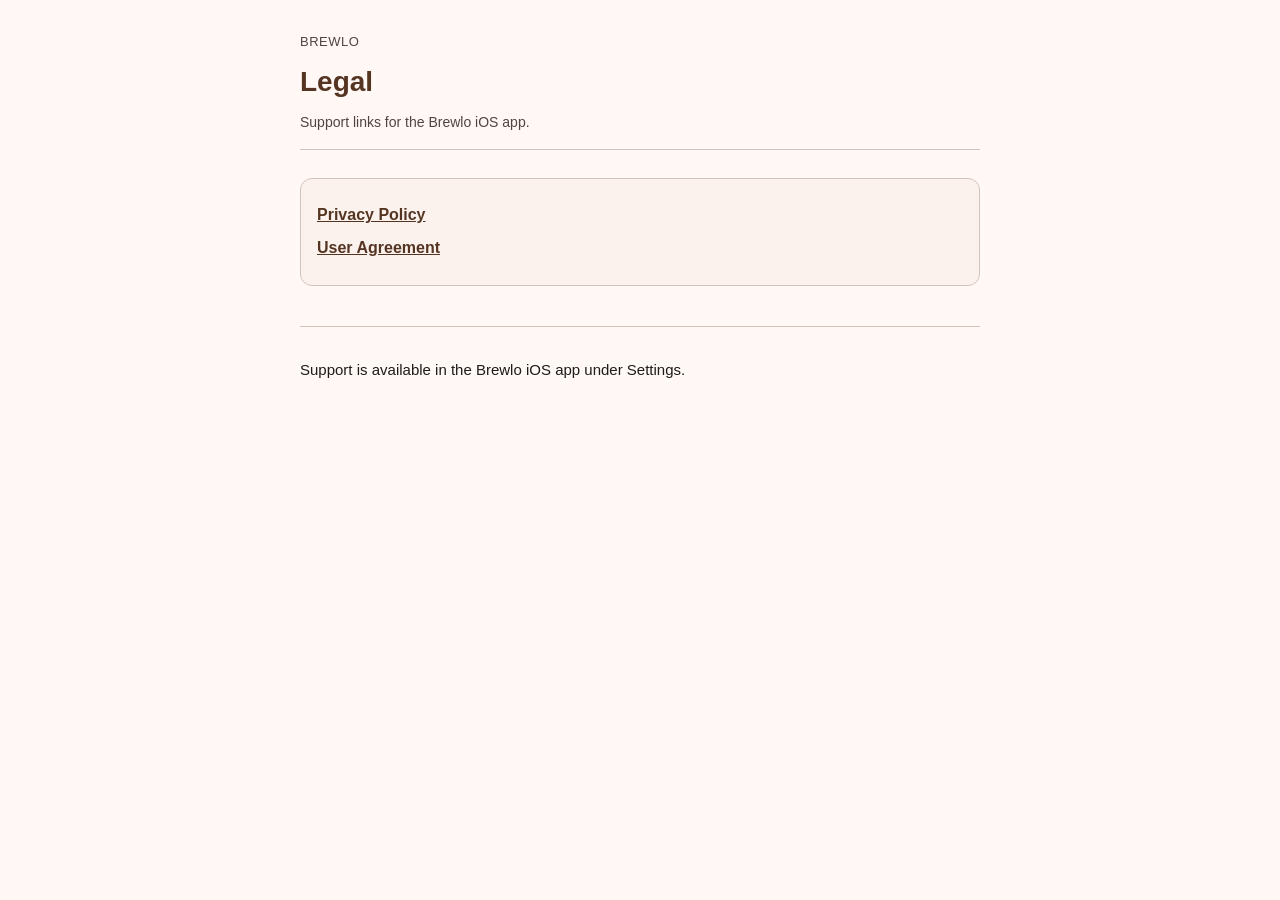
<file: index.html>
<!DOCTYPE html>
<html lang="en">
<head>
  <meta charset="utf-8" />
  <meta name="viewport" content="width=device-width, initial-scale=1" />
  <title>Brewlo Legal</title>
  <link rel="stylesheet" href="legal.css" />
</head>
<body>
  <header>
    <p class="brand">Brewlo</p>
    <h1>Legal</h1>
    <p class="meta">Support links for the Brewlo iOS app.</p>
  </header>
  <div class="card links">
    <a href="privacy-policy.html">Privacy Policy</a>
    <a href="user-agreement.html">User Agreement</a>
  </div>
  <footer>
    <p>Support is available in the Brewlo iOS app under Settings.</p>
  </footer>
</body>
</html>
</file>
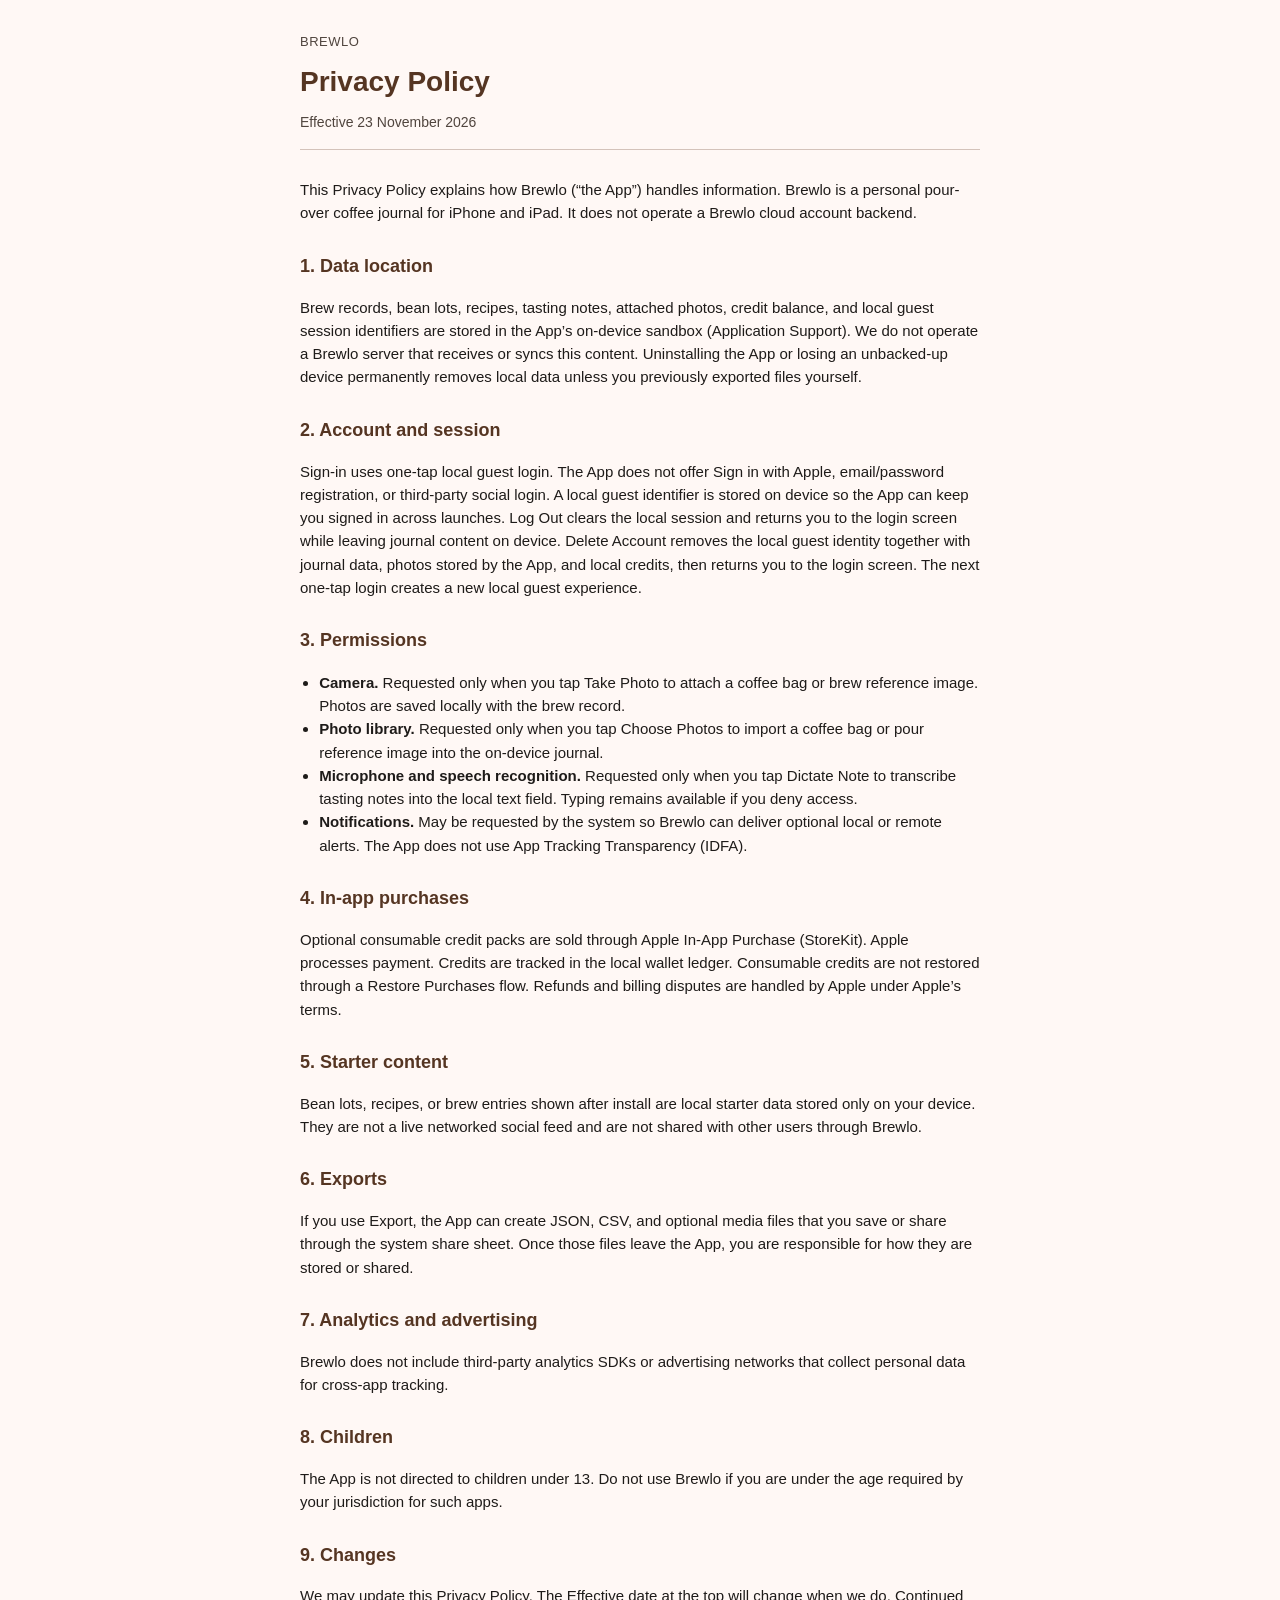
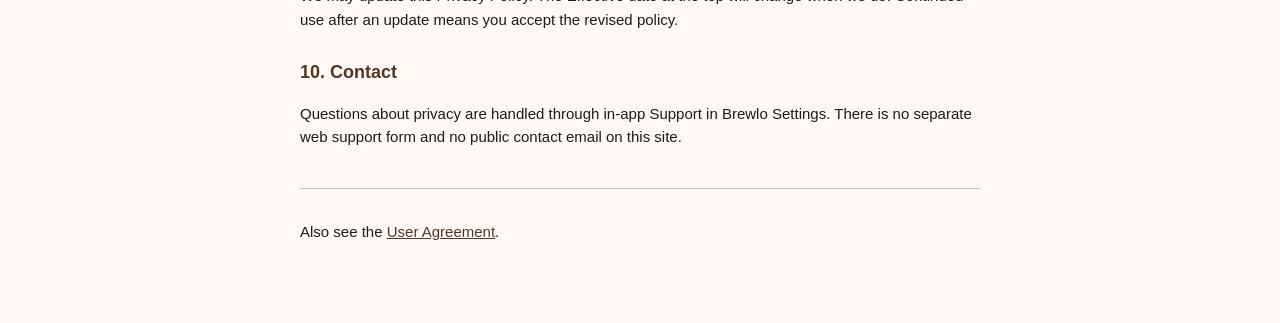
<file: privacy-policy.html>
<!DOCTYPE html>
<html lang="en">
<head>
  <meta charset="utf-8" />
  <meta name="viewport" content="width=device-width, initial-scale=1" />
  <title>Privacy Policy — Brewlo</title>
  <link rel="stylesheet" href="legal.css" />
</head>
<body>
  <header>
    <p class="brand">Brewlo</p>
    <h1>Privacy Policy</h1>
    <p class="meta">Effective 23 November 2026</p>
  </header>

  <p>This Privacy Policy explains how Brewlo (“the App”) handles information. Brewlo is a personal pour-over coffee journal for iPhone and iPad. It does not operate a Brewlo cloud account backend.</p>

  <h2>1. Data location</h2>
  <p>Brew records, bean lots, recipes, tasting notes, attached photos, credit balance, and local guest session identifiers are stored in the App’s on-device sandbox (Application Support). We do not operate a Brewlo server that receives or syncs this content. Uninstalling the App or losing an unbacked-up device permanently removes local data unless you previously exported files yourself.</p>

  <h2>2. Account and session</h2>
  <p>Sign-in uses one-tap local guest login. The App does not offer Sign in with Apple, email/password registration, or third-party social login. A local guest identifier is stored on device so the App can keep you signed in across launches. Log Out clears the local session and returns you to the login screen while leaving journal content on device. Delete Account removes the local guest identity together with journal data, photos stored by the App, and local credits, then returns you to the login screen. The next one-tap login creates a new local guest experience.</p>

  <h2>3. Permissions</h2>
  <ul>
    <li><strong>Camera.</strong> Requested only when you tap Take Photo to attach a coffee bag or brew reference image. Photos are saved locally with the brew record.</li>
    <li><strong>Photo library.</strong> Requested only when you tap Choose Photos to import a coffee bag or pour reference image into the on-device journal.</li>
    <li><strong>Microphone and speech recognition.</strong> Requested only when you tap Dictate Note to transcribe tasting notes into the local text field. Typing remains available if you deny access.</li>
    <li><strong>Notifications.</strong> May be requested by the system so Brewlo can deliver optional local or remote alerts. The App does not use App Tracking Transparency (IDFA).</li>
  </ul>

  <h2>4. In-app purchases</h2>
  <p>Optional consumable credit packs are sold through Apple In-App Purchase (StoreKit). Apple processes payment. Credits are tracked in the local wallet ledger. Consumable credits are not restored through a Restore Purchases flow. Refunds and billing disputes are handled by Apple under Apple’s terms.</p>

  <h2>5. Starter content</h2>
  <p>Bean lots, recipes, or brew entries shown after install are local starter data stored only on your device. They are not a live networked social feed and are not shared with other users through Brewlo.</p>

  <h2>6. Exports</h2>
  <p>If you use Export, the App can create JSON, CSV, and optional media files that you save or share through the system share sheet. Once those files leave the App, you are responsible for how they are stored or shared.</p>

  <h2>7. Analytics and advertising</h2>
  <p>Brewlo does not include third-party analytics SDKs or advertising networks that collect personal data for cross-app tracking.</p>

  <h2>8. Children</h2>
  <p>The App is not directed to children under 13. Do not use Brewlo if you are under the age required by your jurisdiction for such apps.</p>

  <h2>9. Changes</h2>
  <p>We may update this Privacy Policy. The Effective date at the top will change when we do. Continued use after an update means you accept the revised policy.</p>

  <h2>10. Contact</h2>
  <p>Questions about privacy are handled through in-app Support in Brewlo Settings. There is no separate web support form and no public contact email on this site.</p>

  <footer>
    <p>Also see the <a href="user-agreement.html">User Agreement</a>.</p>
  </footer>
</body>
</html>
</file>
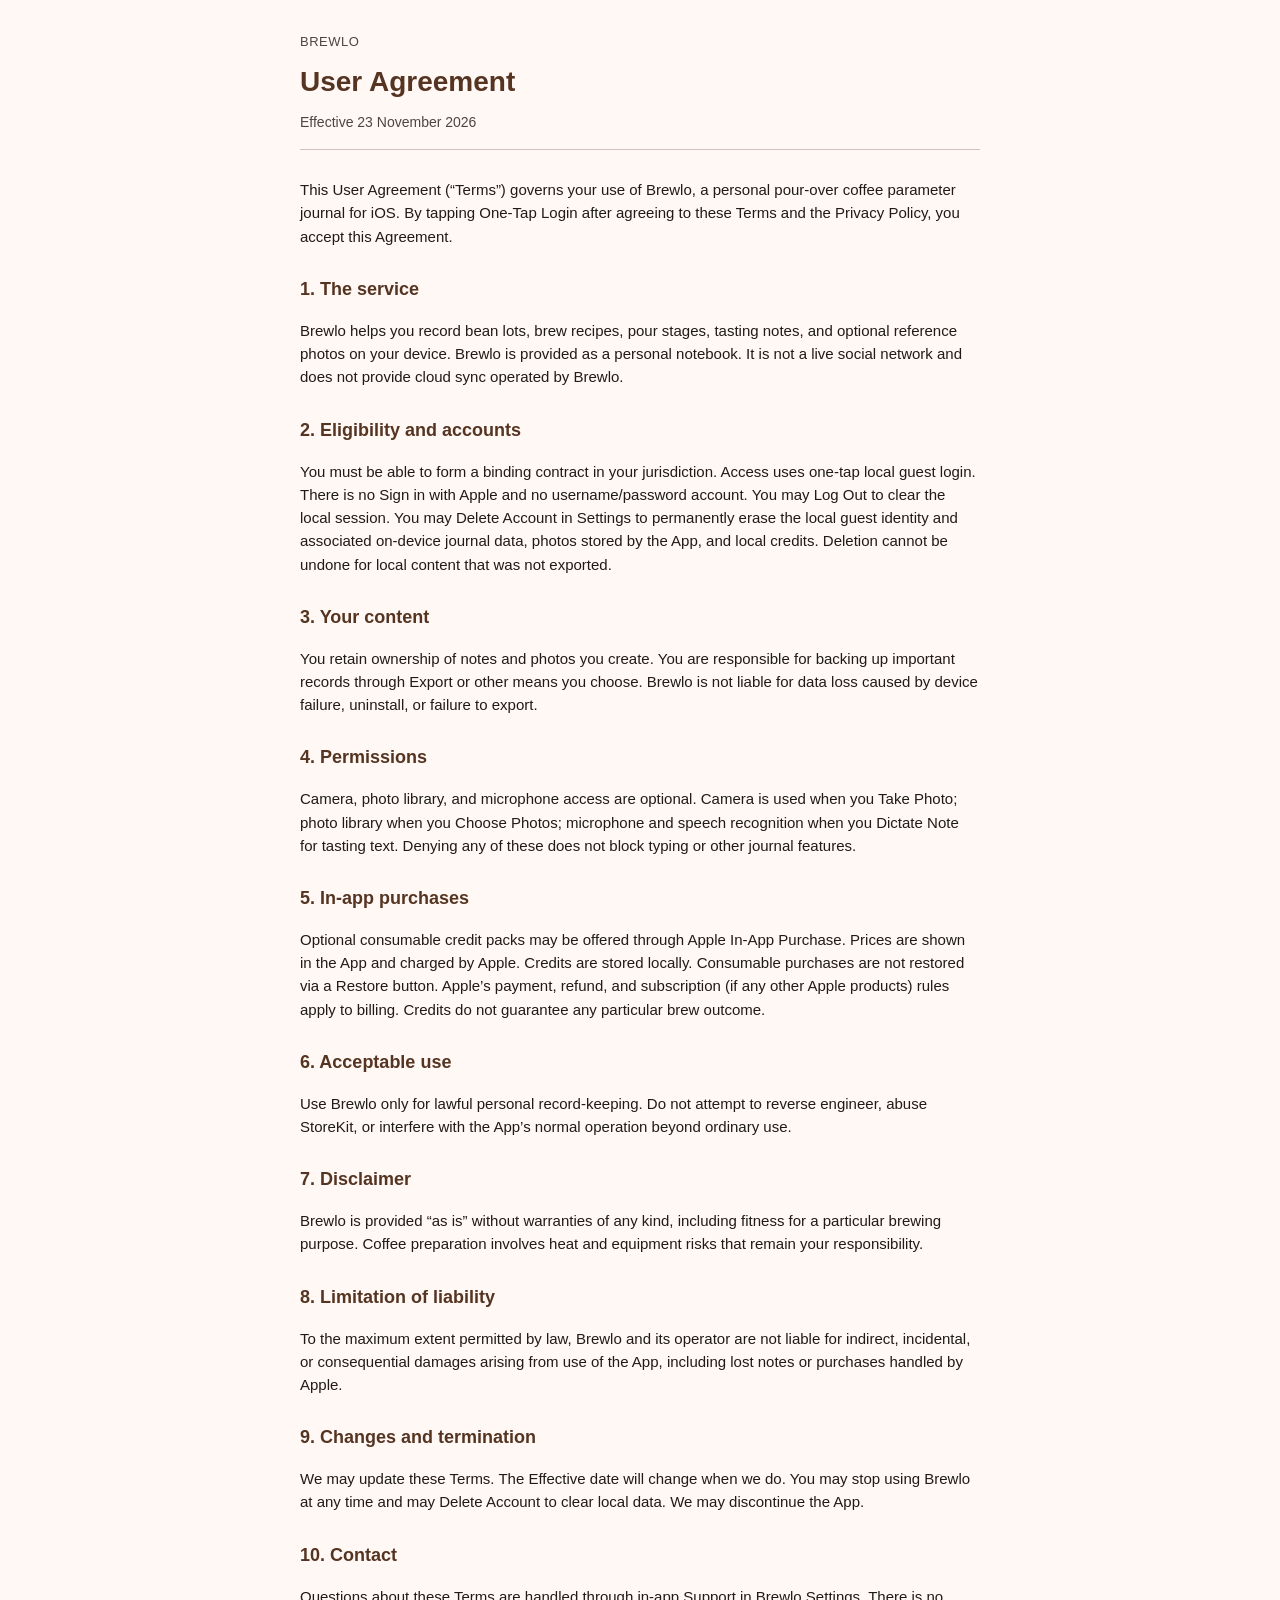
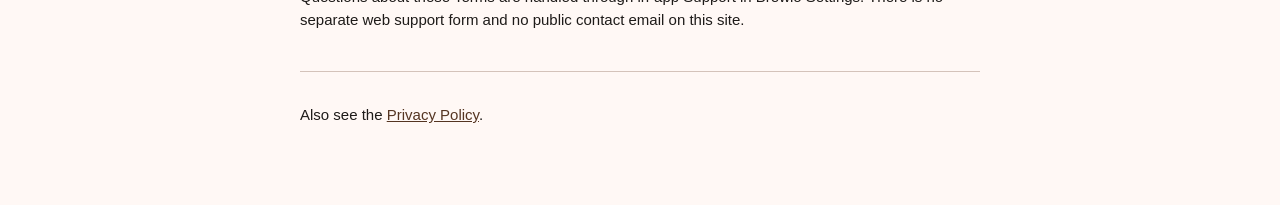
<file: user-agreement.html>
<!DOCTYPE html>
<html lang="en">
<head>
  <meta charset="utf-8" />
  <meta name="viewport" content="width=device-width, initial-scale=1" />
  <title>User Agreement — Brewlo</title>
  <link rel="stylesheet" href="legal.css" />
</head>
<body>
  <header>
    <p class="brand">Brewlo</p>
    <h1>User Agreement</h1>
    <p class="meta">Effective 23 November 2026</p>
  </header>

  <p>This User Agreement (“Terms”) governs your use of Brewlo, a personal pour-over coffee parameter journal for iOS. By tapping One-Tap Login after agreeing to these Terms and the Privacy Policy, you accept this Agreement.</p>

  <h2>1. The service</h2>
  <p>Brewlo helps you record bean lots, brew recipes, pour stages, tasting notes, and optional reference photos on your device. Brewlo is provided as a personal notebook. It is not a live social network and does not provide cloud sync operated by Brewlo.</p>

  <h2>2. Eligibility and accounts</h2>
  <p>You must be able to form a binding contract in your jurisdiction. Access uses one-tap local guest login. There is no Sign in with Apple and no username/password account. You may Log Out to clear the local session. You may Delete Account in Settings to permanently erase the local guest identity and associated on-device journal data, photos stored by the App, and local credits. Deletion cannot be undone for local content that was not exported.</p>

  <h2>3. Your content</h2>
  <p>You retain ownership of notes and photos you create. You are responsible for backing up important records through Export or other means you choose. Brewlo is not liable for data loss caused by device failure, uninstall, or failure to export.</p>

  <h2>4. Permissions</h2>
  <p>Camera, photo library, and microphone access are optional. Camera is used when you Take Photo; photo library when you Choose Photos; microphone and speech recognition when you Dictate Note for tasting text. Denying any of these does not block typing or other journal features.</p>

  <h2>5. In-app purchases</h2>
  <p>Optional consumable credit packs may be offered through Apple In-App Purchase. Prices are shown in the App and charged by Apple. Credits are stored locally. Consumable purchases are not restored via a Restore button. Apple’s payment, refund, and subscription (if any other Apple products) rules apply to billing. Credits do not guarantee any particular brew outcome.</p>

  <h2>6. Acceptable use</h2>
  <p>Use Brewlo only for lawful personal record-keeping. Do not attempt to reverse engineer, abuse StoreKit, or interfere with the App’s normal operation beyond ordinary use.</p>

  <h2>7. Disclaimer</h2>
  <p>Brewlo is provided “as is” without warranties of any kind, including fitness for a particular brewing purpose. Coffee preparation involves heat and equipment risks that remain your responsibility.</p>

  <h2>8. Limitation of liability</h2>
  <p>To the maximum extent permitted by law, Brewlo and its operator are not liable for indirect, incidental, or consequential damages arising from use of the App, including lost notes or purchases handled by Apple.</p>

  <h2>9. Changes and termination</h2>
  <p>We may update these Terms. The Effective date will change when we do. You may stop using Brewlo at any time and may Delete Account to clear local data. We may discontinue the App.</p>

  <h2>10. Contact</h2>
  <p>Questions about these Terms are handled through in-app Support in Brewlo Settings. There is no separate web support form and no public contact email on this site.</p>

  <footer>
    <p>Also see the <a href="privacy-policy.html">Privacy Policy</a>.</p>
  </footer>
</body>
</html>
</file>
<file: legal.css>
:root {
  --bg: #fff8f5;
  --ink: #1e1b19;
  --muted: #50453e;
  --primary: #553522;
  --line: #d4c3ba;
  --card: #fbf2ee;
}

* { box-sizing: border-box; }

html, body {
  margin: 0;
  padding: 0;
  background: var(--bg);
  color: var(--ink);
  font-family: -apple-system, BlinkMacSystemFont, "Segoe UI", Helvetica, Arial, sans-serif;
  line-height: 1.55;
}

body {
  max-width: 720px;
  margin: 0 auto;
  padding: 32px 20px 64px;
}

header {
  margin-bottom: 28px;
  padding-bottom: 16px;
  border-bottom: 1px solid var(--line);
}

.brand {
  font-size: 13px;
  letter-spacing: 0.04em;
  text-transform: uppercase;
  color: var(--muted);
  margin: 0 0 8px;
}

h1 {
  font-size: 28px;
  margin: 0 0 8px;
  color: var(--primary);
}

.meta {
  color: var(--muted);
  font-size: 14px;
  margin: 0;
}

h2 {
  font-size: 18px;
  margin: 28px 0 10px;
  color: var(--primary);
}

p, li {
  font-size: 15px;
  color: var(--ink);
}

ul {
  padding-left: 1.2em;
}

a {
  color: var(--primary);
}

.card {
  background: var(--card);
  border: 1px solid var(--line);
  border-radius: 12px;
  padding: 16px;
  margin: 16px 0;
}

.links a {
  display: block;
  margin: 8px 0;
  font-weight: 600;
}

footer {
  margin-top: 40px;
  padding-top: 16px;
  border-top: 1px solid var(--line);
  font-size: 14px;
  color: var(--muted);
}
</file>
